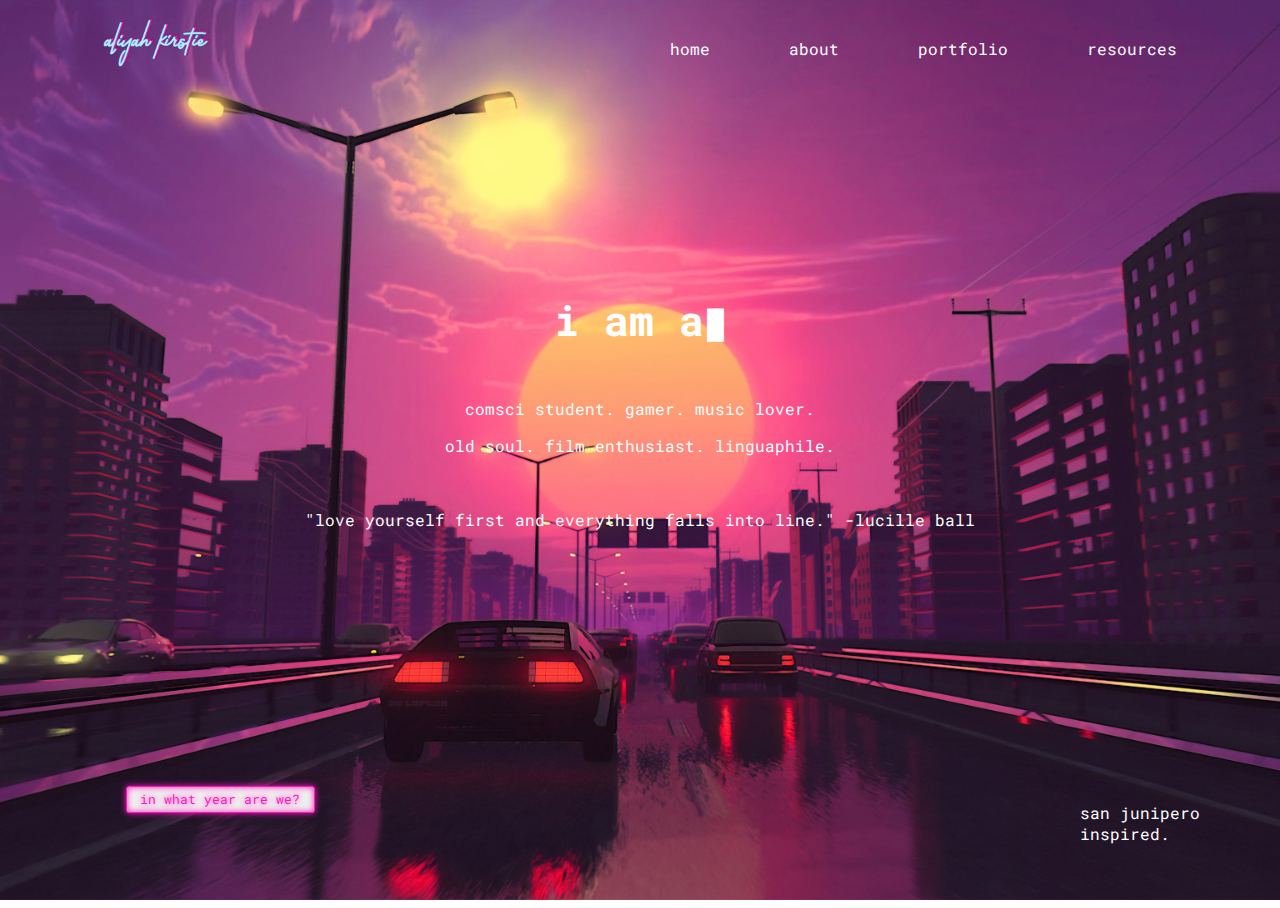
<file: week5/index.html>
<!DOCTYPE html>
<html>
<head>
	<title>AK</title>
	<link rel="icon" type="image/png" href="./images/crown_icon.png">
	<link rel="stylesheet" href="index.css">
	<link rel="stylesheet" type="text/css" href="https://fonts.googleapis.com/css2?family=Roboto+Mono&display=swap">
</head>

<body class="homebg">
	<header>
		<div class="container">

			<a href="index.html"><img src="./images/logo1.png" width="10%" height=auto class="logo"></a>
			<nav>
				<ul>
					<li><a href="index.html">Home</a></li>
					<li><a href="about.html">About</a></li>
					<li><a onclick="portfolioAlert()">Portfolio</a></li>
					<li><a href="resources.html">Resources</a></li>
				</ul>
			</nav>
		</div>
	</header>
	
	<div class="homegreet">
		<h2 id="text">i am aliyah kirstie.</h2>
	</div>

	<div class="intro">
		<p>comsci student. gamer. music lover.</p>
		<p id="demo"></p>
		<br>
		<p>"love yourself first and everything falls into line." -lucille ball</p>
	</div>


	<footer id="resfoot">
		<div class="row">
			<div class="column">
				<button type="button" class="neon-button" onclick="displayDate()">in what year are we?</button>
				<p id="showDate"></p>
			</div>
			<div class="column">
				<p class="footcont">san junipero inspired.</p>
			</div>
		</div>
	</footer>

	<script src="script.js"></script>
	<script src="object.js"></script>

</body>
</html>
</file>
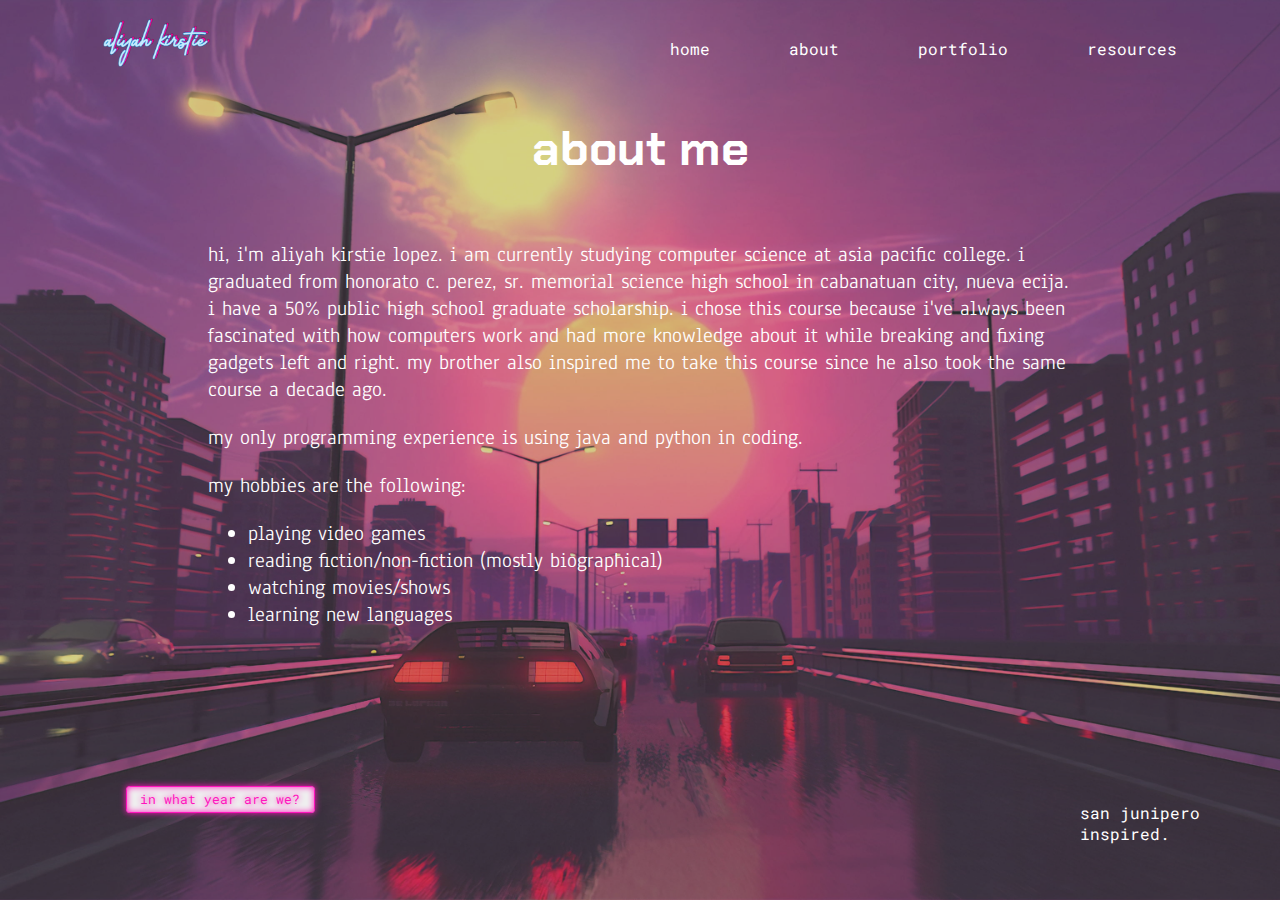
<file: week5/about.html>
<!DOCTYPE html>
<html>
<head>
	<title>about aliyah kirstie</title>
	<link rel="icon" type="image/png" href="./images/crown_icon.png">
	<link rel="stylesheet" href="index.css">
	<link rel="stylesheet" type="text/css" href="https://fonts.googleapis.com/css2?family=Roboto+Mono&display=swap">
	<script src="script.js"></script>
</head>

<body class="aboutbg">

	<header>
		<div class="container">

			<a href="index.html"><img src="./images/logo1.png" width="10%" height=auto class="logo"></a>
			<nav>
				<ul>
					<li><a href="index.html">Home</a></li>
					<li><a href="about.html">About</a></li>
					<li><a onclick="portfolioAlert()">Portfolio</a></li>
					<li><a href="resources.html">Resources</a></li>
				</ul>
			</nav>

		</div>
	</header>

	
	<div class="header2">
		<h2>about me</h2>
	</div>
	
	<div class="subcontent">
		<p>hi, i'm aliyah kirstie lopez. i am currently studying computer science at asia pacific college. i graduated from honorato c. perez, sr. memorial science high school in cabanatuan city, nueva ecija. i have a 50% public high school graduate scholarship. i chose this course because i've always been fascinated with how computers work and had more knowledge about it while breaking and fixing gadgets left and right. my brother also inspired me to take this course since he also took the same course
		a decade ago.</p>
		
		<p>my only programming experience is using java and python in coding.</p>
		<p>my hobbies are the following:</p>
		<ul>
			<li>playing video games</li>
			<li>reading fiction/non-fiction (mostly biographical)</li>
			<li>watching movies/shows</li>
			<li>learning new languages</li>
		</ul>
	</div>

	<footer id="resfoot">
		<div class="row">
			<div class="column">
				<button type="button" class="neon-button" onclick="displayDate()">in what year are we?</button>
				<p id="showDate"></p>
			</div>
			<div class="column">
				<p class="footcont">san junipero inspired.</p>
			</div>
		</div>
	</footer>


</body>
</html>
</file>
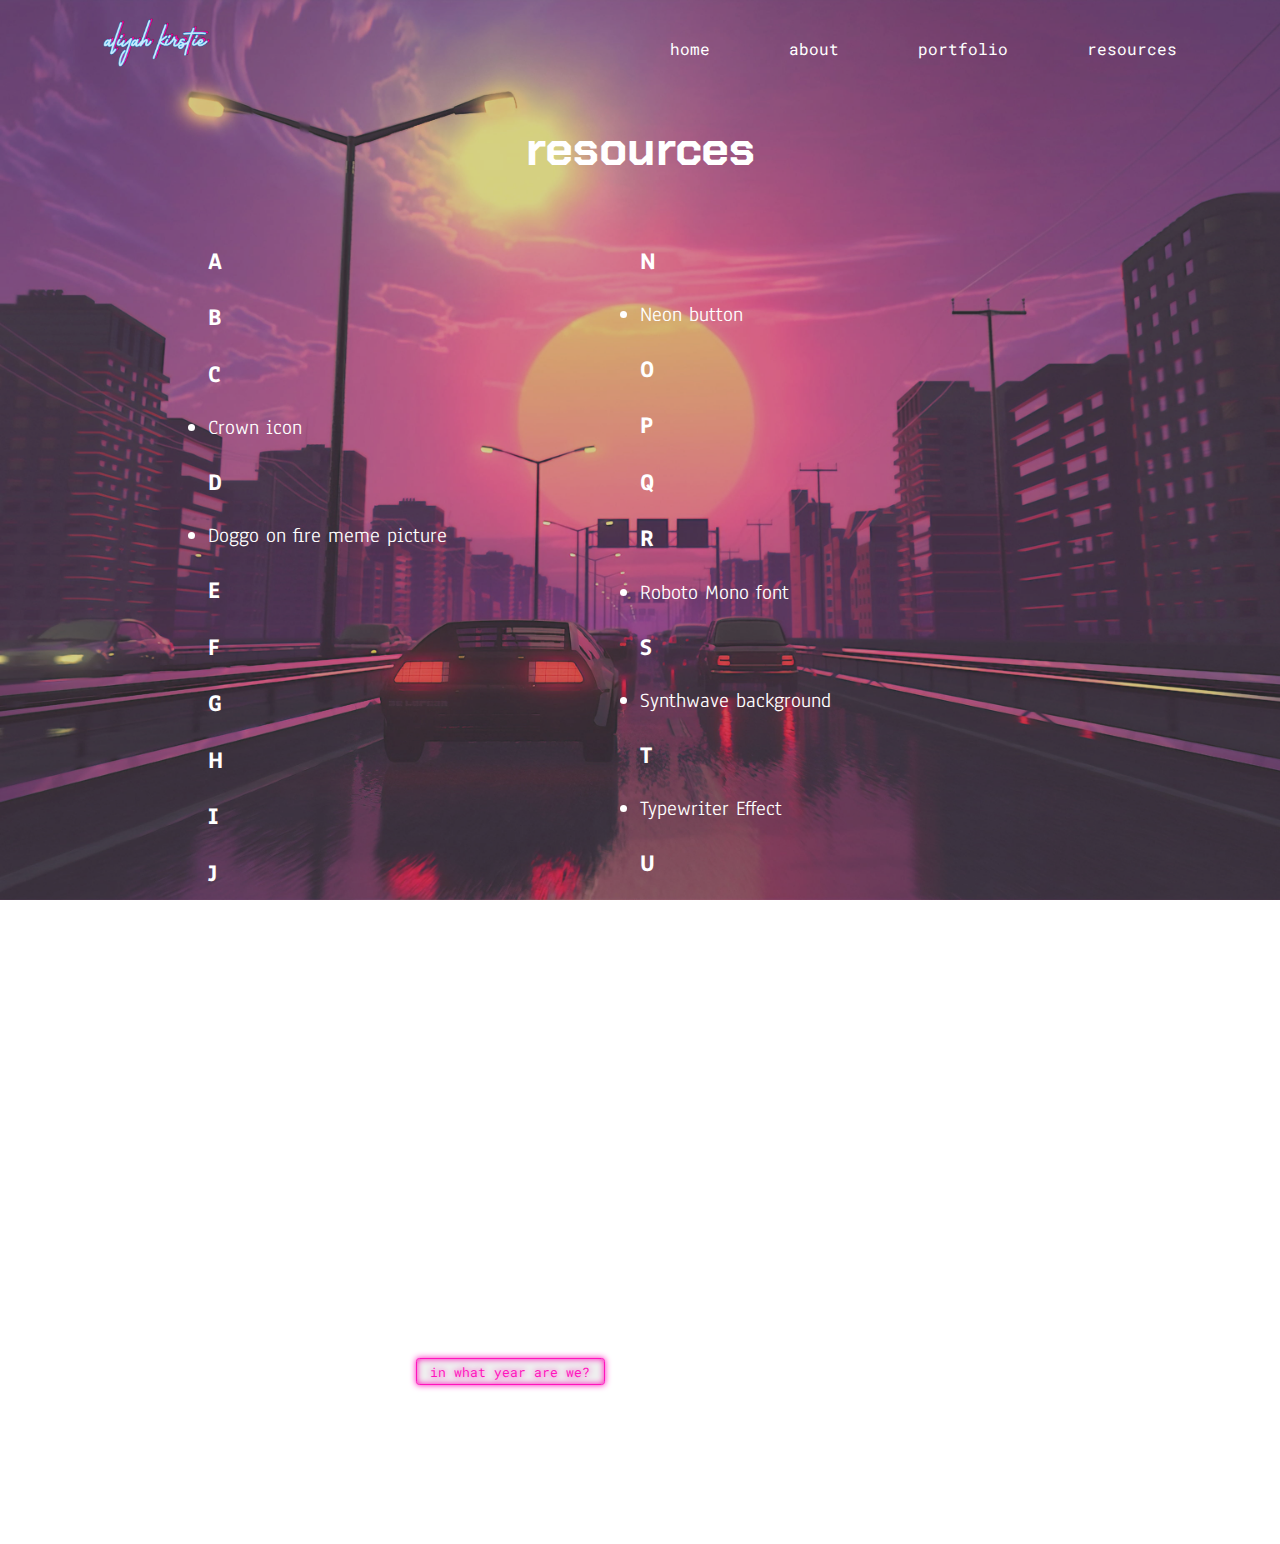
<file: week5/resources.html>
<!DOCTYPE html>
<html>
<head>
	<title>resources</title>
	<link rel="icon" type="image/png" href="./images/crown_icon.png">
	<link rel="stylesheet" href="index.css">
	<link rel="stylesheet" type="text/css" href="https://fonts.googleapis.com/css2?family=Roboto+Mono&display=swap">
	<script src="script.js"></script>
</head>

<body class="aboutbg">

	<header>
		<div class="container">

			<a href="index.html"><img src="./images/logo1.png" width="10%" height=auto class="logo"></a>
			<nav>
				<ul>
					<li><a href="index.html">Home</a></li>
					<li><a href="about.html">About</a></li>
					<li><a onclick="portfolioAlert()">Portfolio</a></li>
					<li><a href="resources.html">Resources</a></li>
				</ul>
			</nav>

		</div>
	</header>
	

	<div class="header2">
		<h2>resources</h2>
	</div>

	<div class="subcontent">
		<div class="row">
			<div class="column">
				<h3>A</h3>
				<h3>B</h3>
				<h3>C</h3>
				<li><a href="https://pngimg.com/image/23835">Crown icon</a></li>
				<h3>D</h3>
				<li><a href="https://compote.slate.com/images/766d3726-be8f-49bf-8ba2-a8346689a486.jpg">Doggo on fire meme picture</a></li>
				<h3>E</h3>
				<h3>F</h3>
				<h3>G</h3>
				<h3>H</h3>
				<h3>I</h3>
				<h3>J</h3>
				<h3>K</h3>
				<h3>L</h3>
				<li><a href="https://quotefancy.com/quote/855214/Lucille-Ball-Love-yourself-first-and-everything-falls-into-line">Lucille Ball quote</a></li>
				<h3>M</h3>
			</div>

			<div class="column">
				<h3>N</h3>
				<li><a href="https://codepen.io/kevinpowell/pen/QWdRzON">Neon button</a></li>
				<h3>O</h3>
				<h3>P</h3>
				<h3>Q</h3>
				<h3>R</h3>
				<li><a href="https://fonts.google.com/specimen/Roboto+Mono?preview.text=i%20am%20aliyah%20kirstie.&preview.text_type=custom">Roboto Mono font</a></li>
				<h3>S</h3>
				<li><a href="https://www.wallpaperflare.com/digital-digital-art-artwork-city-lights-street-car-vehicle-wallpaper-udzdl">Synthwave background</a></li>
				<h3>T</h3>
				<li><a href="https://www.youtube.com/watch?v=h_Uv_9OxA2k">Typewriter Effect</a></li>
				<h3>U</h3>
				<h3>V</h3>
				<h3>W</h3>
				<li><a href="https://my-learning.w3schools.com/tutorial/html">W3 Schools HTML Tutorial</a></li>
				<li><a href="https://my-learning.w3schools.com/tutorial/css">W3 Schools CSS Tutorial</a></li>
				<li><a href="https://my-learning.w3schools.com/tutorial/js">W3 Schools Javascript Tutorial</a></li>
				<h3>X</h3>
				<h3>Y</h3>
				<h3>Z</h3>
			</div>
		</div>

		<footer id="resfoot">
			<div class="row">
				<div class="column">
					<button type="button" class="neon-button" onclick="displayDate()">in what year are we?</button>
					<p id="showDate"></p>
				</div>
				<div class="column">
					<p class="footcont">san junipero inspired.</p>
				</div>
			</div>
		</footer>


	</body>
	</html>
</file>
<file: week5/index.css>
@import url('https://fonts.googleapis.com/css2?family=Roboto+Mono&display=swap');
@import url('https://fonts.googleapis.com/css2?family=Roboto+Mono&family=Rubik+Mono+One&display=swap');
@import url('https://fonts.googleapis.com/css2?family=Chakra+Petch:wght@700&family=Roboto+Mono&family=Rubik+Mono+One&display=swap');
@import url('https://fonts.googleapis.com/css2?family=Anaheim&family=Chakra+Petch:wght@700&family=Roboto+Mono&family=Rubik+Mono+One&display=swap');


.aboutcont {
  color: white;
  font-family: consolas;
  text-align:left;
  margin-left:100px;
}
strong {
  color: white;
  font-family: consolas;
  text-align:center;
}

html {
	height: 100%;
}

footer {
	color: white;
	padding: 3em;
	margin-top: auto;
	font-family: 'Roboto Mono', monospace;
	margin-left: 10em;
}

#resfoot {
	margin-left: 15em;	

}

body {
	display: flex;
	flex-direction: column;
	min-height: 100%;
}

h1 {
  color: white;
  font-family: century gothic;
  border-bottom-style: solid;
  text-align:center;
}

.homegreet {
  color: white;
  font-family: 'Roboto Mono', monospace;
  font-size:28px;
  text-align:center;
  padding-top:180px;
}

.intro {
	font-family: 'Roboto Mono', monospace;
	text-align:center;
	color: white;
}

.homebg {
	background-image:url('./images/bg4.jpg');
	background-position: center;
	background-size: cover;
	background-attachment:fixed;
}

.aboutbg {
	background-image:url('./images/bg5.png');
	background-position: center;
	background-size: cover;
	background-attachment:fixed;
}

.overlay {
	position: absolute;
	top:0;
	left: 0;
	width: 100%;
	height: 100%;
	background: rgba(182, 182, 180, .15);
}

.container {
	width: 85%;
	margin: 0 auto;
}

.logo {
	float: left;
	padding: 10px 0;
}

.header2 {
	font-size: 200%;
	color: white;
	text-align: center;
	font-family: 'Chakra Petch', sans-serif;
}

.subcontent {
	font-size: 21px;
	color: white;
	font-family: 'Anaheim', sans-serif;
	margin-left:200px;
	margin-right:200px;
}

.column {
  float: left;
  width: 50%;

}

.row:after {
  content: "";
  display: table;
  clear: both;
}

.footcont {
	margin-left: 20em;
}

.button {
	float: none;
}

a:link {
	text-decoration: none;
}

a {
	color: white;
}

a:hover {
	color: #93FFE8;
}

nav {
	float: right;
}

header::after {
	content: '';
	display: table;
	clear: both;
}

nav ul {
	margin: 0;
	padding: 0;
	list-style: none;
}

nav li {
	font-family: 'Roboto Mono', monospace;
	color: white;
	display: inline-block;
	margin-left: 75px;
	padding-top: 30px;
	position: relative;
}

nav a {
	color: white;
	text-decoration: none;
	text-transform: lowercase;
	fonts-size: 14px;
}

nav a:hover {
	color: #E238EC;
}

nav a::before {
	content: '';
	display: block;
	height: 5px;
	width: 100%;
	background-color: #fff;
	position: absolute;
	top: 0;
	width: 0;
	transition: all ease-in-out 200ms;
}

nav a:hover::before {
	width: 100%
}

:root {
  --clr-neon: hsl(317 100% 54%);
  --clr-bg: hsl(323 21% 16%);
}

*,
*::before,
*::after {
  box-sizing: border-box;
}
	
.neon-button {
	font-family: 'Roboto Mono', monospace;
  display: inline-block;
  cursor: pointer;
  text-decoration: none;
  color: var(--clr-neon);
  border: var(--clr-neon) 0.125em solid;
  padding: 0.25em 1em;
  border-radius: 0.25em;

  text-shadow: 0 0 0.125em hsl(0 0% 100% / 0.3), 0 0 0.45em currentColor;

  box-shadow: inset 0 0 0.5em 0 var(--clr-neon), 0 0 0.5em 0 var(--clr-neon);

  position: relative;
  left: -170px;
}


.neon-button::after {
  content: "";
  position: absolute;
  top: 0;
  bottom: 0;
  left: 0;
  right: 0;
  box-shadow: 0 0 2em 0.5em var(--clr-neon);
  opacity: 0;
  background-color: var(--clr-neon);
  z-index: -1;
  transition: opacity 100ms linear;
}

.neon-button:hover,
.neon-button:focus {
  color: var(--clr-bg);
  text-shadow: none;
}

.neon-button:hover::before,
.neon-button:focus::before {
  opacity: 1;
}
.neon-button:hover::after,
.neon-button:focus::after {
  opacity: 1;
}

span {
	animation: blinker 1s linear infinite;
}

@keyframes blinker {
	50%{
		opacity: 0;
	}
}
</file>
